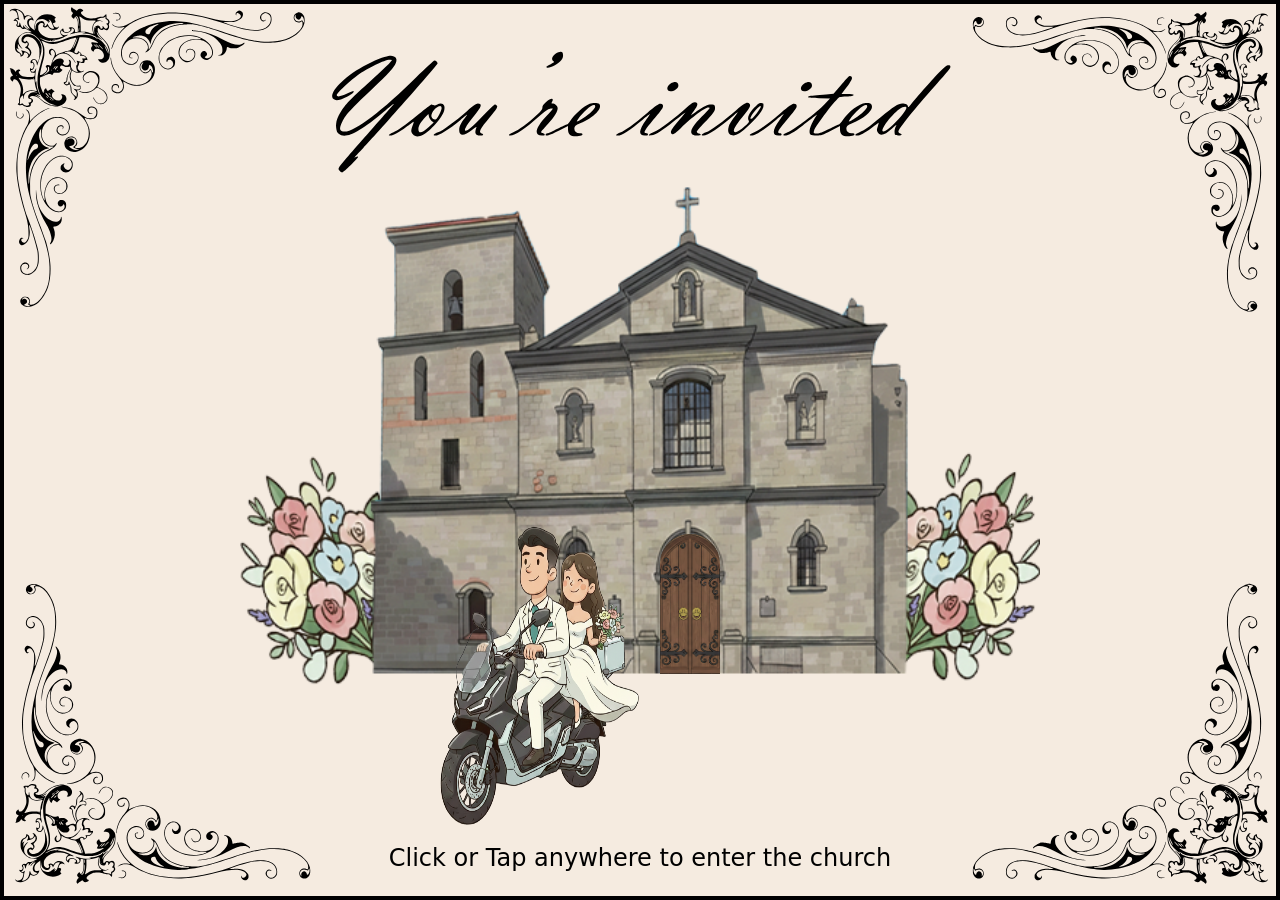
<file: index.html>
<!DOCTYPE html>
<html lang="en">
<head>
    <meta charset="UTF-8">
    <meta name="viewport" content="width=device-width, initial-scale=1.0">
    <title>Reymark & Carla | Wedding Invitation</title>

    <meta name="description" content="Together with our families, we invite you to celebrate our wedding.">

    <!-- Open Graph -->
    <meta property="og:title" content="Reymark & Carla | Wedding Invitation">
    <meta property="og:description" content="Together with our families, we invite you to celebrate our special day.">
    <meta property="og:image" content="https://nobodyp413.github.io/Invitation/image/preview.png">
    <meta property="og:url" content="https://nobodyp413.github.io/Invitation/">
    <meta property="og:type" content="website">

    <!-- Twitter -->
    <meta name="twitter:card" content="summary_large_image">
    <meta name="twitter:title" content="Reymark & Carla | Wedding Invitation">
    <meta name="twitter:description" content="Together with our families, we invite you to celebrate our special day.">
    <meta name="twitter:image" content="https://nobodyp413.github.io/Invitation/image/preview.png">

    <!-- Browser tab icon -->
    <link rel="icon" type="image/png" href="image/favicon.png">
        <link href="css/output.css" rel="stylesheet">
    <link
        rel="stylesheet"
        href="https://cdnjs.cloudflare.com/ajax/libs/animate.css/4.1.1/animate.min.css"
    />
    <style>
        .st0{
            stroke: black;
            stroke-width: 5px;
            stroke-dasharray: 3000;
            animation: effectText 5s ease-in;
        }
        @keyframes effectText {
            from{
                fill:transparent;
                stroke-dashoffset: 3000;
            }to{
                fill: black;
                stroke-dashoffset: 0;
            }
        }
        .st1{
            stroke: black;
            stroke-width: 10px;
            stroke-dasharray: 2000;
            stroke-dashoffset: 2000;

            opacity: 0; /* invisible at start */
            animation: effectText2 5s ease-in 1s forwards;
        }

        @keyframes effectText2 {
            from{
                opacity: 0;
                fill: transparent;
                stroke-dashoffset: 2000;
            }
            to{
                opacity: 1;        /* 100% visible */
                fill: black;
                stroke-dashoffset: 0;
            }
        }
        @keyframes fadeIn {
            from { opacity: 0; }
            to { opacity: 1; }
        }

        .fade-in-image {
            animation: fadeIn 2s ease-in-out;
        }
        .fade-in-text {
            animation: fadeIn 2s ease-in 3s forwards;
        }

        
        .image-diagonal {
            position: relative;
            animation: diagonalFloat 5s ease-in-out forwards;
        }
        .fade-in-shake {
            display: inline-block; /* required for transform */
            transform-origin: center center;
            animation:
                fadeIn 2s ease-in-out forwards,
                wobble 1s ease-in-out 2s infinite;
        }
        @keyframes wobble {
            0%, 100% {
                transform: rotate(0deg);
            }

            20% {
                transform: rotate(-8deg); /* left side up */
            }

            40% {
                transform: rotate(8deg); /* right side up */
            }

            60% {
                transform: rotate(-6deg);
            }

            80% {
                transform: rotate(6deg);
            }
        }
        @keyframes diagonalFloat {
            from {
                transform: translate(600px, -100px) scale(0.4);
            }
            to {
                transform: translate(0, 0) scale(1);
            }
        }

/* Container */
.church-scene {
  position: relative;
  perspective: 1200px;
  overflow: hidden;
  cursor: pointer;
  background: black;
}

/* Inside church */
.church-scene .inside {
  position: absolute;
  inset: 0;
  background: url("image/inside_church.png") center/cover no-repeat;

  /* transform: scale(1.1) translateZ(-500px); */
  z-index: 1;
}

/* Doors */
.church-scene .doors {
  position: absolute;
  inset: 0;
  display: flex;
  z-index: 3;
}

.church-scene .door {
  width: 50%;
  height: 100%;
  object-fit: cover;
  transition: transform 1.6s ease-in-out;
}

/* Hinges */
.church-scene .left  { transform-origin: left center; }
.church-scene .right { transform-origin: right center; }

/* OPEN STATE (inward) */
.church-scene.open .left {
  transform: rotateY(90deg);
}

.church-scene.open .right {
  transform: rotateY(-90deg);
}

.church-scene.open .inside {
  animation: enterChurch 6.5s cubic-bezier(.16, .84, .44, 1) forwards;
  animation-delay: 0.8s; /* slight wait after door opens */
}
/* @keyframes enterChurch {

  0% {
    transform: scale(1.1) translateZ(-500px) translateY(0);
  }

  35% {
    transform: scale(1.3) translateZ(-150px) translateY(-2px);
  }

  60% {
    transform: scale(1.6) translateZ(80px) translateY(-6px);
  }

  100% {
    transform: scale(2.2) translateZ(260px) translateY(-10px);
  }
} */


.zoom-away {
  animation: zoomAway 5s ease-in forwards;
  transform-origin: center;
}

@keyframes zoomAway {
  from {
    transform: scale(1);
    opacity: 1;
    filter: blur(0);
  }
  to {
    transform: scale(8);
    opacity: 0;
    filter: blur(6px);
  }
}
body.entered {
  background: url("image/inside_church.png") center/cover no-repeat fixed;
  transition: background 1.5s ease-in-out;
  opacity: 0;
  transition: opacity 1s ease;
}
    </style>
</head>
<body class=" relative flex items-center justify-center h-dvh bg-[#f5ebe0] border-4">
    <img class="absolute top-0 left-0 sm:w-80 sm:h-80 w-30 h-30  fade-in-image" src="image/UpperLeft.svg">
    <img class="absolute top-0 right-0 sm:w-80 sm:h-80 w-30 h-30  fade-in-image" src="image/UpperRight.svg">
    <img class="absolute bottom-0 left-0 sm:w-80 sm:h-80 w-30 h-30  fade-in-image" src="image/LowerLeft.svg">
    <img class="absolute bottom-0 right-0 sm:w-80 sm:h-80 w-30 h-30  fade-in-image" src="image/LowerRight.svg">
    <div id="pageContent" class="flex flex-col mx-auto ">
        <div class="relative flex flex-col">
            <img class="sm:w-200 sm:h-40 w-[320px] h-30  fade-in-shake" src="image/YoureInvited.svg">
            <div class="flex justify-center">
                <div class="relative">
                    <img class="sm:w-200 sm:h-125 w-[320px] h-62.5s  fade-in-image" src="image/BambooAndFlowers.png" alt="" style="z-index: 2 ;">
                    <div class="absolute sm:bottom-38 bottom-17 left-42 sm:left-105 rounded-tr-4xl rounded-tl-4xl church-scene w-6 h-16 sm:w-15 sm:h-35" id="churchScene">
                        <div class="inside"></div>
                        <div class="doors">
                            <img src="image/Left_door.png" class="door left" alt="">
                            <img src="image/right_door.png" class="door right" alt="">
                        </div>
                    </div>
                    <!-- <p class="absolute  left-1/2 top-1/2 transform -translate-x-1/2 -translate-y-1/2 text-white/50 text-7xl">Save the date</p> -->
                </div>
            </div>
            <div class="absolute sm:bottom-0 bottom-3 sm:left-1/4 left-1/3">
                <img class="sm:w-50 sm:h-75 w-16 h-25 fade-in-image image-diagonal " src="image/adv.png" alt="">
            </div>
        </div>
        <p class="sm:text-2xl text-base text-center mt-4 fade-in-text opacity-0">
          Click or Tap anywhere to enter the church
        </p>

    </div>
    <!-- <audio id="myAudio" src="/audio/buksan.mp3"></audio> -->
    <audio id="myAudio" src="audio/intro_music.mp3"></audio>
<script>
  const scene = document.getElementById("churchScene");
  const page = document.body;
  const content = document.getElementById("pageContent");

  window.addEventListener("pointerdown", () => {
    if (!scene.classList.contains("open")) {

      // 1️⃣ Open doors
      scene.classList.add("open");
      
        var audio = document.getElementById("myAudio");
        audio.play();
      // 2️⃣ Wait for doors to open
      setTimeout(() => {
        content.classList.add("zoom-away");
      }, 1600); // matches door transition

      // 3️⃣ Switch full-page background AFTER zoom-away
      setTimeout(() => {
      //   page.classList.add("entered");
      // window.location.href = "inside.html";
      sessionStorage.setItem('audioAllowed', 'true');
      window.location.href = "home.html";
      }, 3800); // door + zoom-away timing
    }
  });
</script>
  
</body>
</html>
</file>
